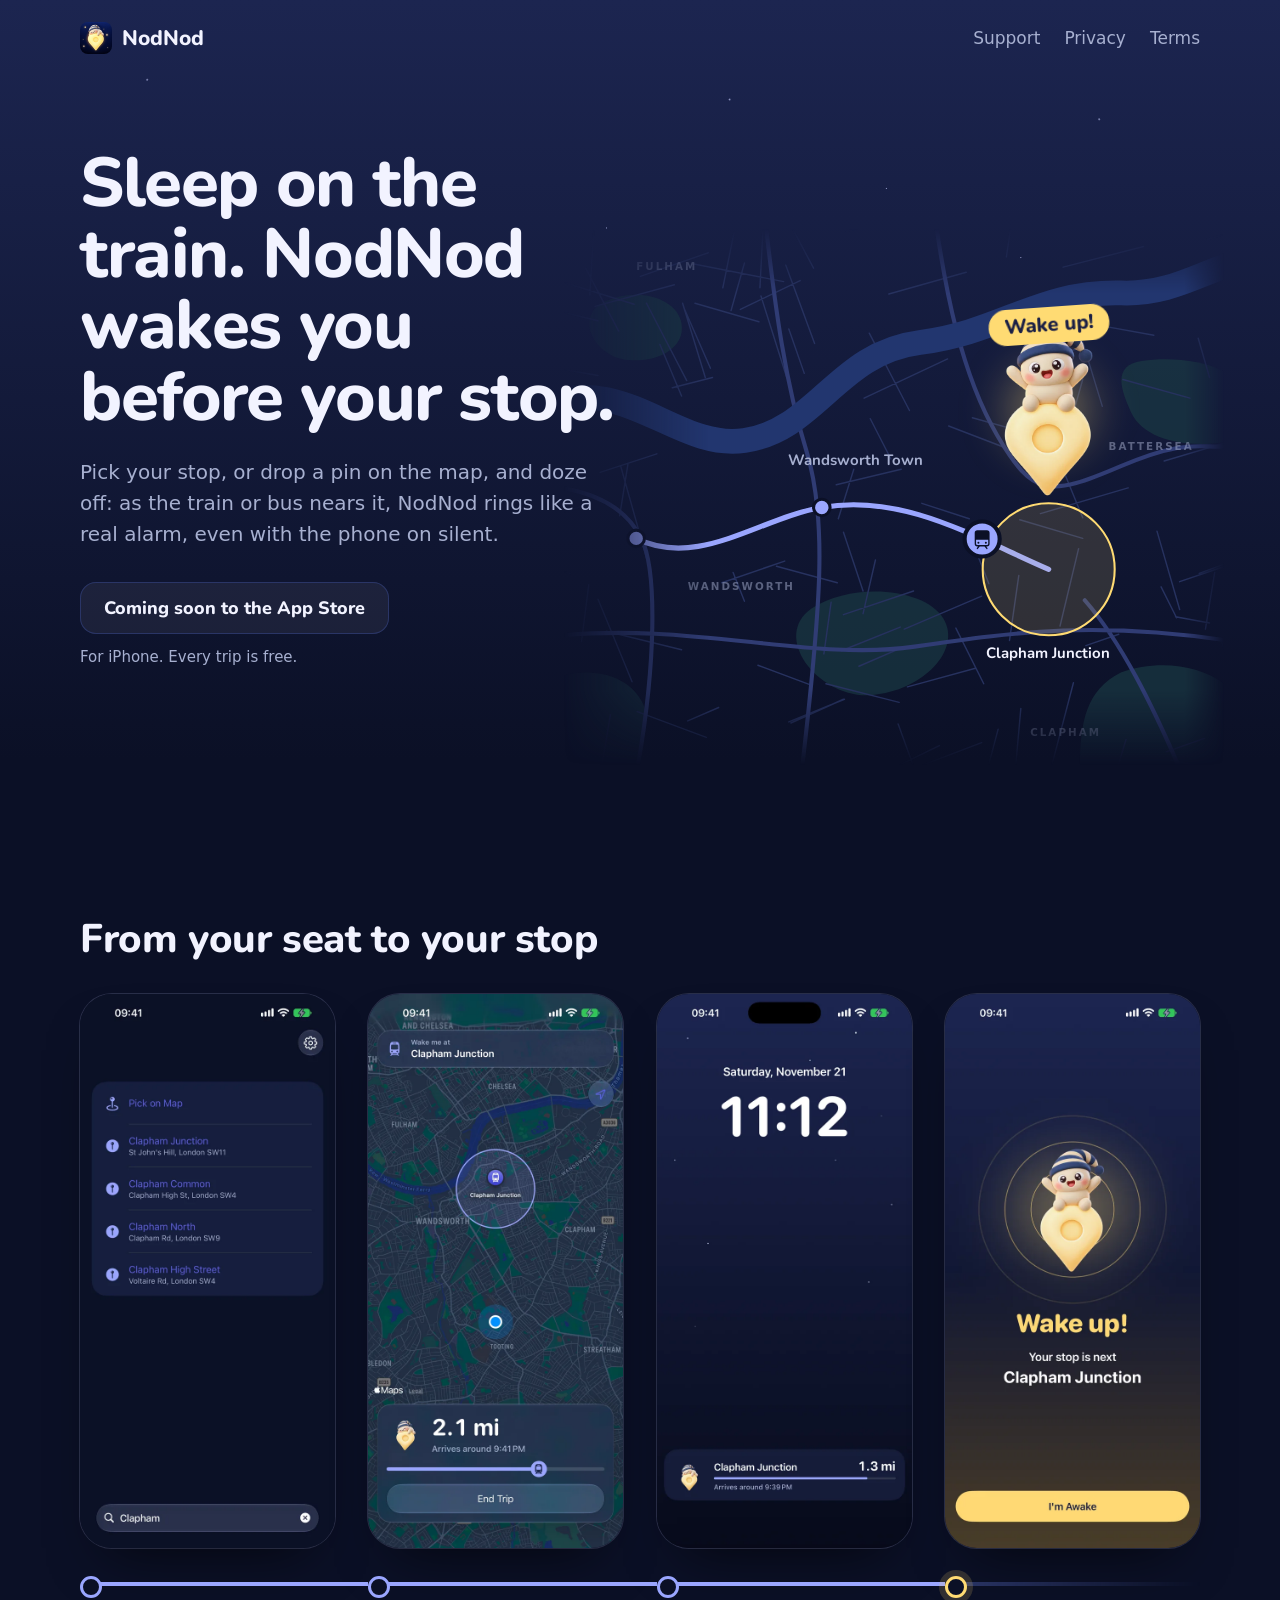
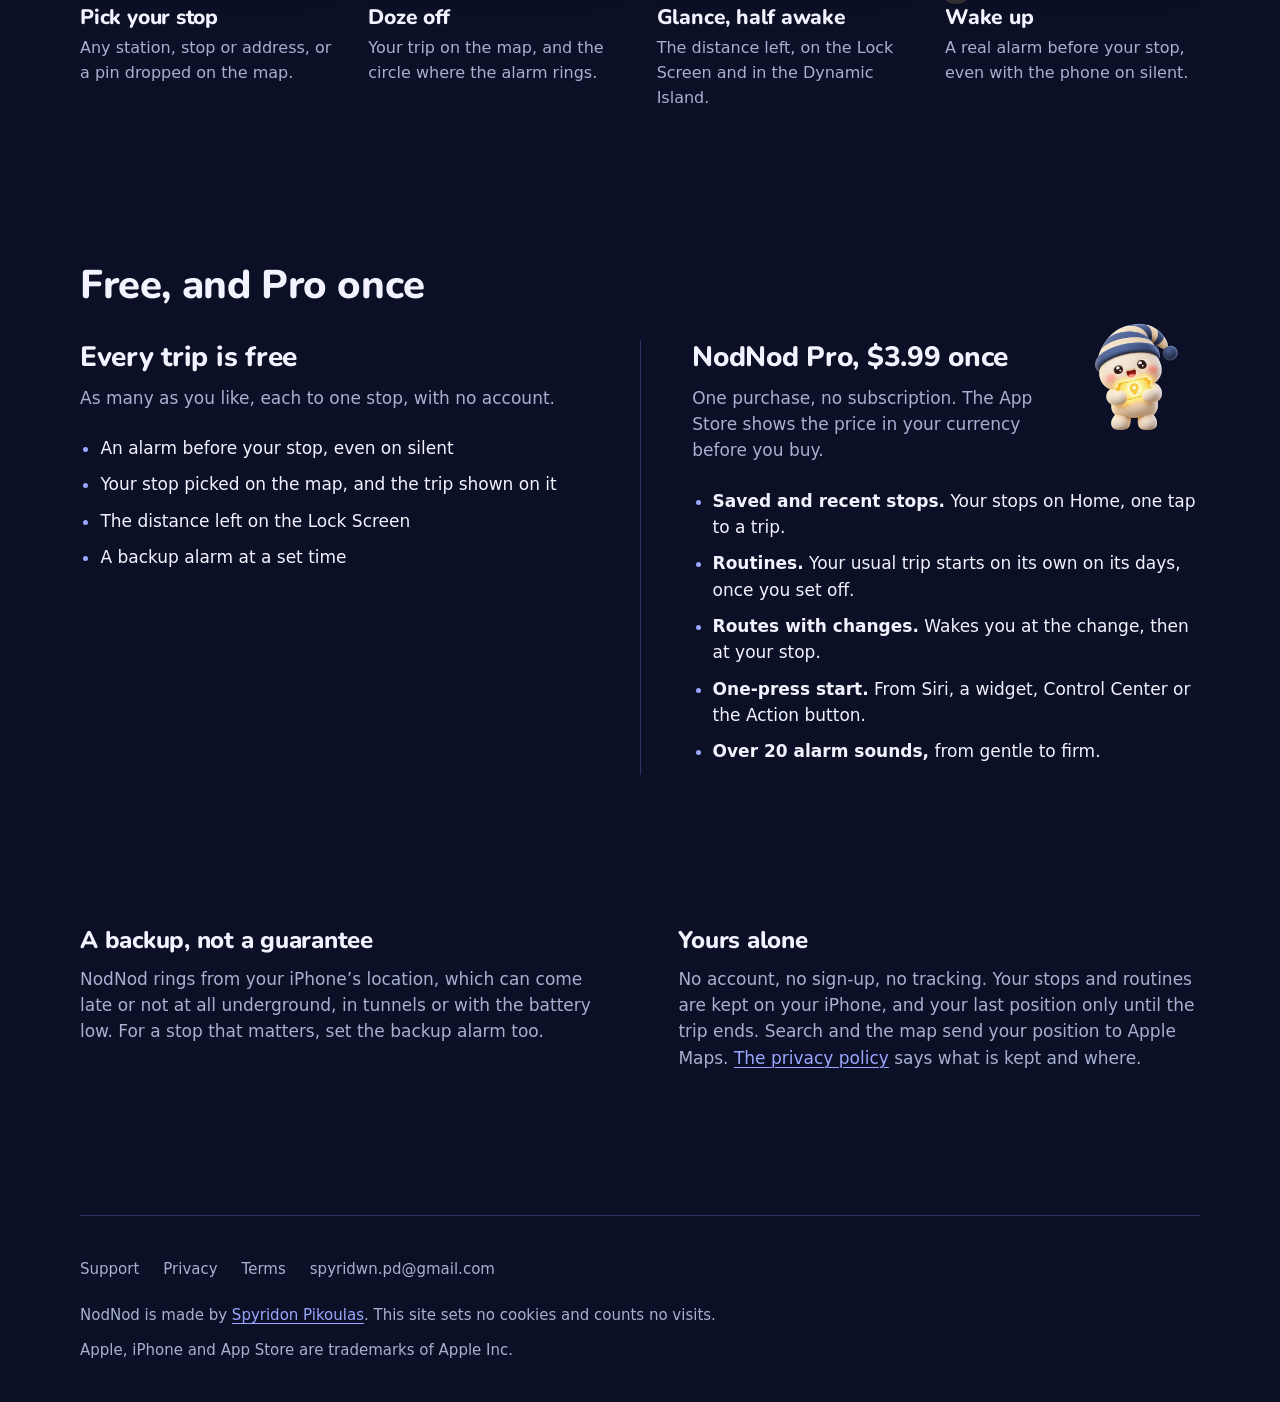
<file: index.html>
<!doctype html>
<html lang="en">
<head>
  <meta charset="utf-8">
  <meta name="viewport" content="width=device-width, initial-scale=1, viewport-fit=cover">
  <title>NodNod: a stop alarm for the train and bus</title>
  <meta name="description" content="Sleep on the train. NodNod wakes you before your stop. Free on iPhone.">
  <meta name="theme-color" content="#1C2550">
  <meta name="color-scheme" content="dark">
  <link rel="canonical" href="https://nodnod.pikoulas.com/">
  <meta property="og:title" content="NodNod">
  <meta property="og:description" content="Sleep on the train. NodNod wakes you before your stop.">
  <meta property="og:image" content="https://nodnod.pikoulas.com/media/icon.jpg">
  <link rel="icon" href="/media/favicon.png">
  <link rel="apple-touch-icon" href="/media/apple-touch-icon.png">
  <link rel="preload" href="/fonts/nunito.woff2" as="font" type="font/woff2" crossorigin>
  <link rel="stylesheet" href="/style.css">
</head>
<body class="home">
  <a class="skip" href="#main">Skip to content</a>
  <header class="top">
    <a class="brand" href="/" translate="no" aria-current="page"><img src="/media/favicon.png" alt="" width="32" height="32">NodNod</a>
    <nav aria-label="Help and policies"><a href="/support/">Support</a><a href="/privacy/">Privacy</a><a href="/terms/">Terms</a></nav>
  </header>

  <main id="main">
    <section class="hero">
      <div class="pitch">
        <h1>Sleep on the train. NodNod wakes you before your stop.</h1>
        <p class="lede">Pick your stop, or drop a pin on the map, and doze off: as the train or bus nears it, NodNod rings like a real alarm, even with the phone on silent.</p>
        <div class="get">
          <p class="store soon">Coming soon to the App Store</p>
          <p class="note">For iPhone. Every trip is free.</p>
        </div>
      </div>

      <div class="atlas" aria-hidden="true">
        <svg class="map" viewBox="0 0 640 520">
          <path class="park" d="M240 368c40-26 110-20 128 10s-20 70-70 74-98-56-58-84Z"/>
          <path class="park" d="M540 430c50-18 110 0 120 40l-10 70h-150c0-50 0-90 40-110Z"/>
          <path class="park" d="M560 128c40-6 90 4 100 30l-6 46c-40 10-90 4-104-26s-14-46 10-50Z"/>
          <path class="park" d="M40 70c30-14 70-4 74 22s-30 40-58 34-46-42-16-56Z"/>
          <path class="park" d="M-20 440c40-20 90-10 100 30l-10 70h-90Z"/>
          <path class="streets" d="M171 78L229 50M215 -13L242 38M29 -2L25 64M597 342L650 324M74 46L140 23M218 97L233 140M347 266L393 281M582 225L646 206M542 146L607 164M254 441L325 459M24 345L17 400M439 -41L429 27M220 479L271 456M175 33L162 79M80 72L119 147M93 112L114 162M324 529L405 498M631 333L622 388M297 184L317 223M325 520L364 501M206 327L265 343M62 228L54 278M41 390L114 408M-24 282L20 268M215 35L243 111M191 65L216 144M485 91L480 122M-35 130L33 142M188 423L239 442M117 78L142 135M616 334L683 309M484 37L562 17M476 214L503 280M45 471L32 548M21 38L53 99M302 321L290 373M315 63L390 42M33 359L66 439M511 92L572 103M503 146L494 178M494 440L472 524M30 75L107 54M380 387L407 441M442 282L503 300M286 424L330 405M462 276L547 251M271 294L290 351M615 106L626 144M35 236L90 218M105 154L144 144M269 409L326 386M638 401L668 491M0 263L-12 317M291 164L372 126M120 477L150 464M497 90L522 172M443 465L435 554M330 388L405 356M71 468L138 493M55 230L80 319M127 72L189 90M624 10L687 -8M281 233L266 281M115 72L137 144M373 191L451 221M-26 326L6 334M396 183L468 203M-12 78L33 89M588 515L679 533M164 333L175 361M165 3L154 57M153 343L214 322M499 310L481 385M296 101L335 176M575 293L597 369M333 444L399 426M579 347L594 377M421 485L404 549M401 316L412 344M506 404L538 393M459 127L502 115M271 374L339 351M-3 51L68 73M441 336L432 399M264 248L327 233M193 -1L190 57M545 495L529 548M584 507L621 494M324 480L348 546M126 34L213 51M274 2L346 -14M259 362L252 412M533 -25L569 -12M593 376L626 382M218 478L272 456"/>
          <path class="roads" d="M195-10C205 80 215 150 235 215S250 360 230 530M-10 395C120 380 240 420 340 405S520 380 650 400M360-10C370 60 385 140 420 200S470 260 540 230S620 215 650 210M-10 250C30 255 60 270 75 300S90 420 70 530M600 530C570 460 540 400 505 360"/>
          <path class="river" d="M-20 170C60 140 110 215 175 205C245 195 265 120 345 110C425 100 460 60 540 62C590 64 620 40 660 30"/>
          <text class="district" x="70" y="40">FULHAM</text>
          <text class="district" x="120" y="350">WANDSWORTH</text>
          <text class="district" x="528" y="214">BATTERSEA</text>
          <text class="district" x="452" y="492">CLAPHAM</text>
          <path class="ahead" d="M70 300C130 330 190 280 250 270C330 256 400 300 470 330"/>
          <path class="done" d="M70 300C130 330 190 280 250 270C330 256 400 300 470 330" pathLength="1"/>
          <circle class="zone" cx="470" cy="330" r="64"/>
          <circle class="zping" cx="470" cy="330" r="64"/>
          <circle class="stn" cx="70" cy="300" r="8"/>
          <circle class="stn via" cx="250" cy="270" r="8"/>
          <defs><g id="train"><circle r="17" style="fill: var(--line); stroke: var(--deep); stroke-width: 4"/><path style="fill: var(--deep)" transform="translate(-10.5 -10.5) scale(0.082)" d="M184,24H72A32,32,0,0,0,40,56V184a32,32,0,0,0,32,32h8L65.6,235.2a8,8,0,1,0,12.8,9.6L100,216h56l21.6,28.8a8,8,0,1,0,12.8-9.6L176,216h8a32,32,0,0,0,32-32V56A32,32,0,0,0,184,24Zm0,176H72a16,16,0,0,1-16-16V136H200v48A16,16,0,0,1,184,200ZM96,172a12,12,0,1,1-12-12A12,12,0,0,1,96,172Zm88,0a12,12,0,1,1-12-12A12,12,0,0,1,184,172Z"/></g></defs>
          <g class="moving"><animateMotion dur="3.9s" fill="freeze" calcMode="spline" keyPoints="0;0;0.8476;1" keyTimes="0;0.1282;0.6945;1" keySplines="0 0 1 1;0.45 0 0.7 0.7;0.2 0.6 0.4 1" path="M70 300C130 330 190 280 250 270C330 256 400 300 470 330"/><use href="#train"/></g>
          <use class="still" href="#train" x="470" y="330"/>
        </svg>
        <span class="lbl" style="left: 34%; top: 41.5%">Wandsworth Town</span>
        <span class="lbl end" style="left: 73.4%; top: 77.5%">Clapham Junction</span>
        <div class="sleeper">
          <div class="glow"></div>
          <span class="z z1">z</span><span class="z z2">z</span><span class="z z3">z</span>
          <img class="asleep" src="/media/asleep.webp" alt="" width="480" height="480" fetchpriority="high">
          <img class="awake" src="/media/awake.webp" alt="" width="480" height="480" fetchpriority="high">
          <p class="wake">Wake up!</p>
        </div>
      </div>
    </section>
    <script>
      // The ride waits until half the map is on screen: on a phone it starts below the fold.
      (() => {
        const hero = document.querySelector('.hero'), map = hero.querySelector('.map');
        hero.classList.add('waiting');
        map.pauseAnimations();
        new IntersectionObserver((seen, watch) => {
          if (!seen[0].isIntersecting) return;
          watch.disconnect();
          map.setCurrentTime(0);
          map.unpauseAnimations();
          hero.classList.remove('waiting');
        }, { threshold: 0.5 }).observe(hero.querySelector('.atlas'));
      })();
    </script>

    <section class="trip" aria-labelledby="trip">
      <h2 id="trip">From your seat to your stop</h2>
      <ol class="screens">
        <li>
          <img src="/media/shot-03.webp" alt="Searching for Clapham: stations and streets nearby, and Pick on Map" width="600" height="1304" loading="lazy">
          <h3>Pick your stop</h3>
          <p>Any station, stop or address, or a pin dropped on the map.</p>
        </li>
        <li>
          <img src="/media/shot-01.webp" alt="A trip to Clapham Junction on the map: 2.1 miles to go" width="600" height="1304" loading="lazy">
          <h3>Doze off</h3>
          <p>Your trip on the map, and the circle where the alarm rings.</p>
        </li>
        <li>
          <img src="/media/shot-04.webp" alt="The Lock Screen showing 1.3 miles left to Clapham Junction" width="600" height="1304" loading="lazy">
          <h3>Glance, half awake</h3>
          <p>The distance left, on the Lock Screen and in the Dynamic Island.</p>
        </li>
        <li>
          <img src="/media/shot-02.webp" alt="Wake up! Your stop is next: Clapham Junction, with an I’m Awake button" width="600" height="1304" loading="lazy">
          <h3>Wake up</h3>
          <p>A real alarm before your stop, even with the phone on silent.</p>
        </li>
      </ol>
    </section>

    <section class="price" aria-labelledby="price">
      <h2 id="price">Free, and Pro once</h2>
      <div class="offers">
        <div class="offer">
          <h3>Every trip is free</h3>
          <p>As many as you like, each to one stop, with no account.</p>
          <ul>
            <li>An alarm before your stop, even on silent</li>
            <li>Your stop picked on the map, and the trip shown on it</li>
            <li>The distance left on the Lock Screen</li>
            <li>A backup alarm at a set time</li>
          </ul>
        </div>
        <div class="offer pro">
          <img class="ticket" src="/media/ticket.webp" alt="" width="480" height="480" loading="lazy">
          <h3>NodNod Pro, <span class="amount">$3.99</span> once</h3>
          <p>One purchase, no subscription. The App Store shows the price in your currency before you buy.</p>
          <ul>
            <li><b>Saved and recent stops.</b> Your stops on Home, one tap to a trip.</li>
            <li><b>Routines.</b> Your usual trip starts on its own on its days, once you set off.</li>
            <li><b>Routes with changes.</b> Wakes you at the change, then at your stop.</li>
            <li><b>One-press start.</b> From Siri, a widget, Control Center or the Action button.</li>
            <li><b>Over 20 alarm sounds,</b> from gentle to firm.</li>
          </ul>
        </div>
      </div>
    </section>

    <section class="notes">
      <div>
        <h2>A backup, not a guarantee</h2>
        <p>NodNod rings from your iPhone’s location, which can come late or not at all underground, in tunnels or with the battery low. For a stop that matters, set the backup alarm too.</p>
      </div>
      <div>
        <h2>Yours alone</h2>
        <p>No account, no sign-up, no tracking. Your stops and routines are kept on your iPhone, and your last position only until the trip ends. Search and the map send your position to Apple Maps. <a href="/privacy/">The privacy policy</a> says what is kept and where.</p>
      </div>
    </section>
  </main>

  <footer class="foot">
    <nav aria-label="More"><a href="/support/">Support</a><a href="/privacy/">Privacy</a><a href="/terms/">Terms</a><a href="mailto:spyridwn.pd@gmail.com">spyridwn.pd@gmail.com</a></nav>
    <p>NodNod is made by <a href="https://pikoulas.com/">Spyridon Pikoulas</a>. This site sets no cookies and counts no visits.</p>
    <p>Apple, iPhone and App Store are trademarks of Apple Inc.</p>
  </footer>
</body>
</html>
</file>
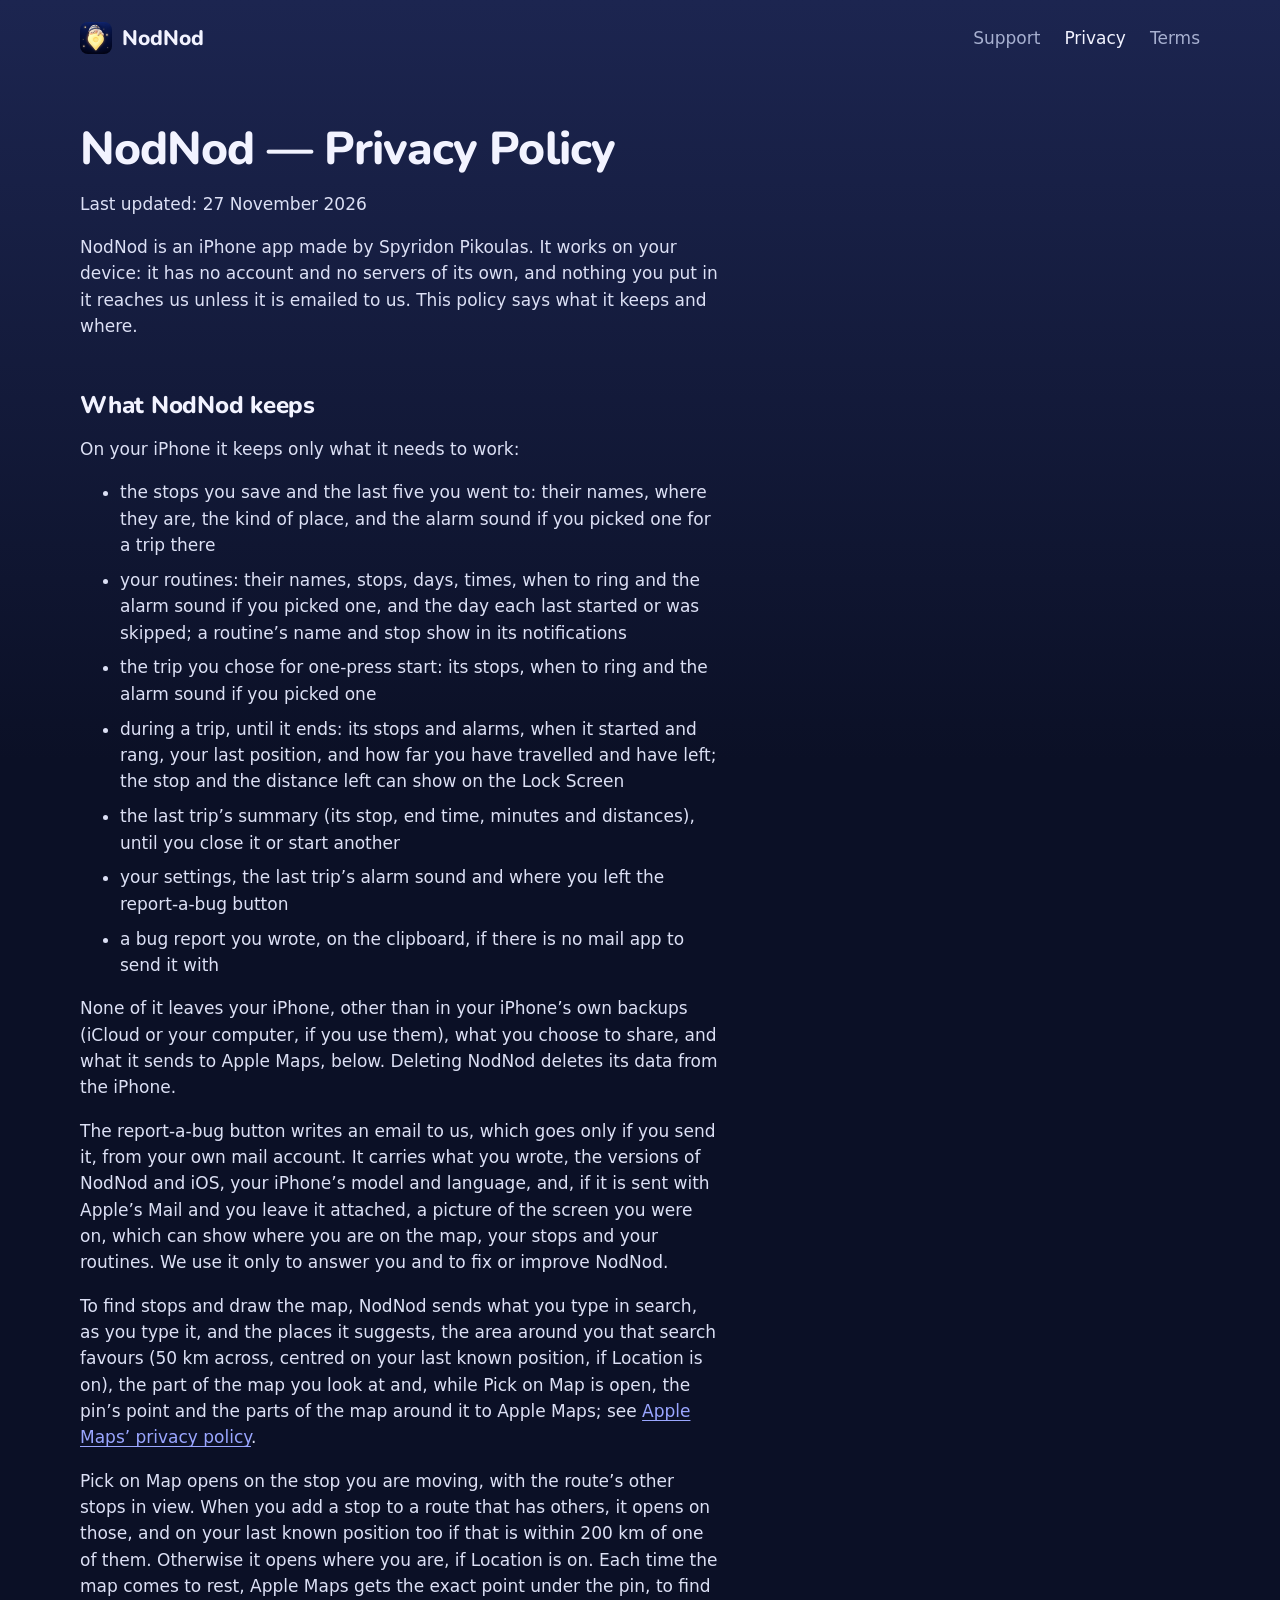
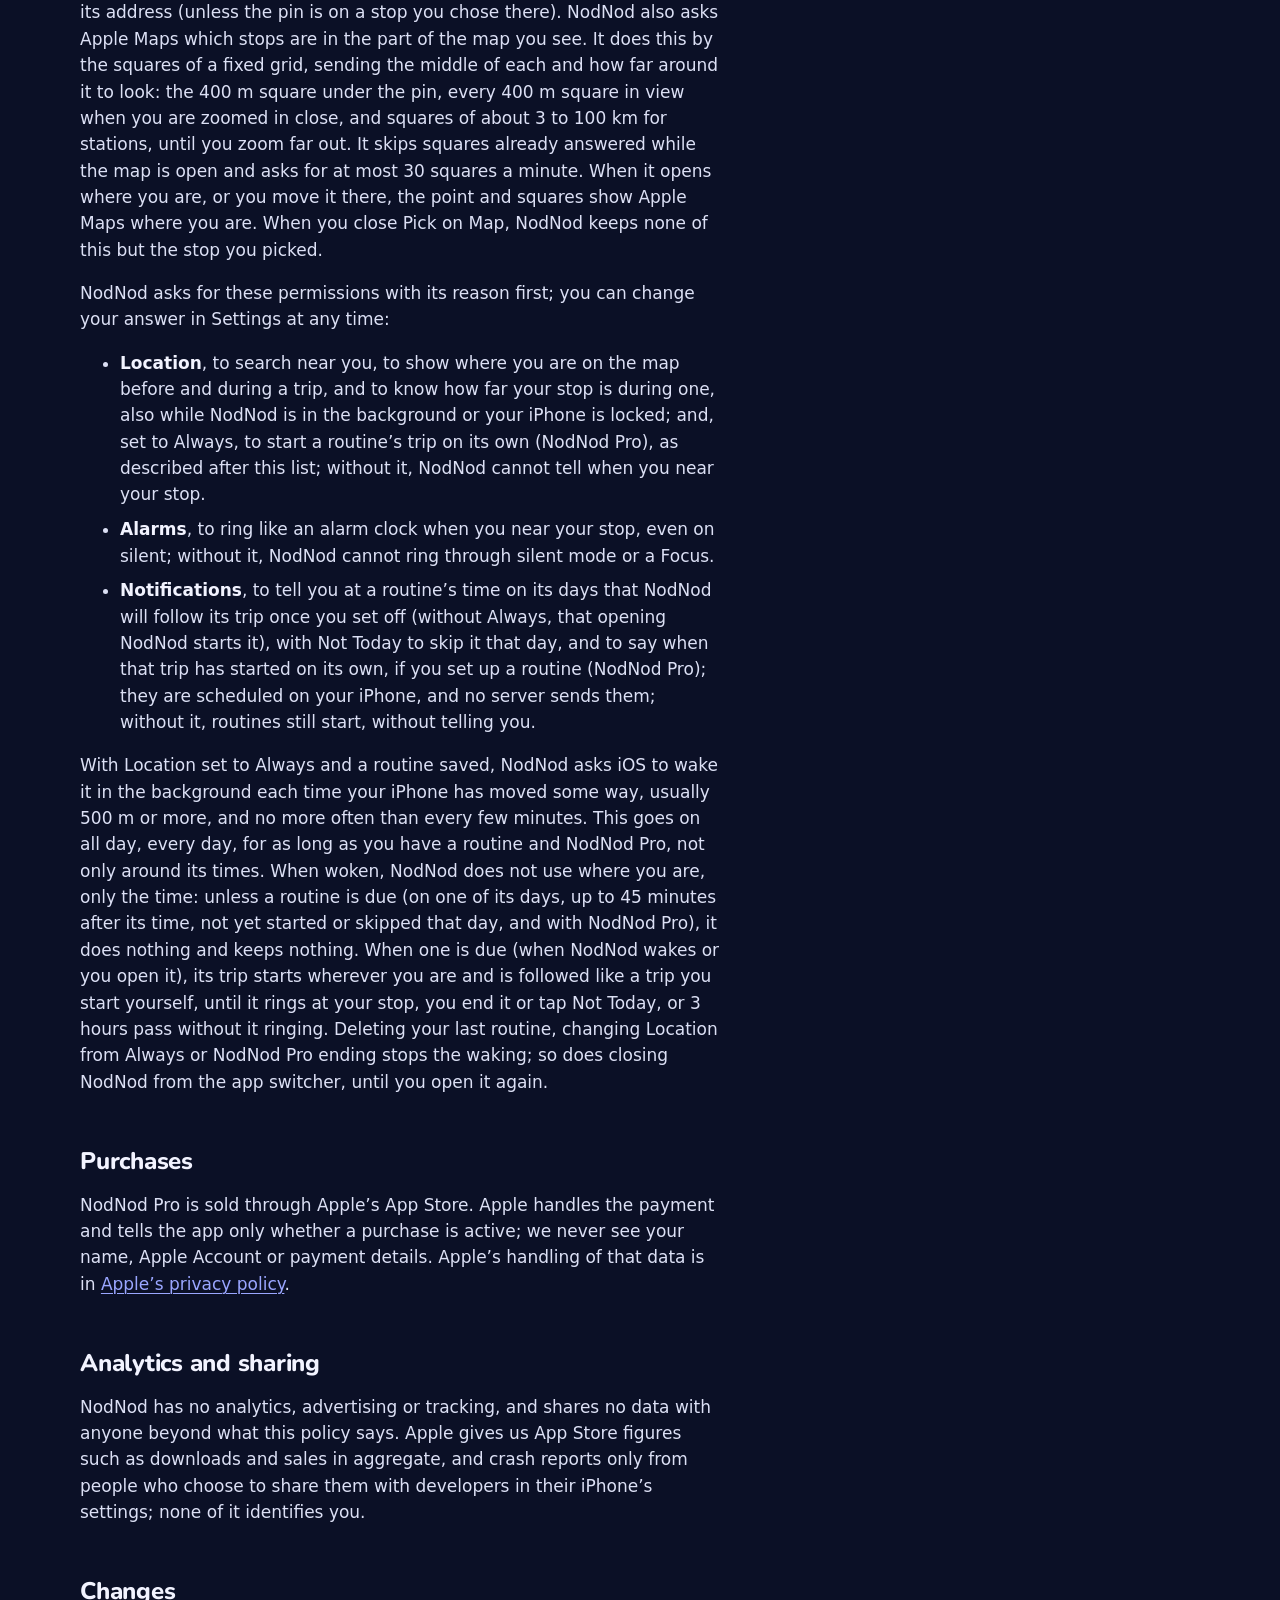
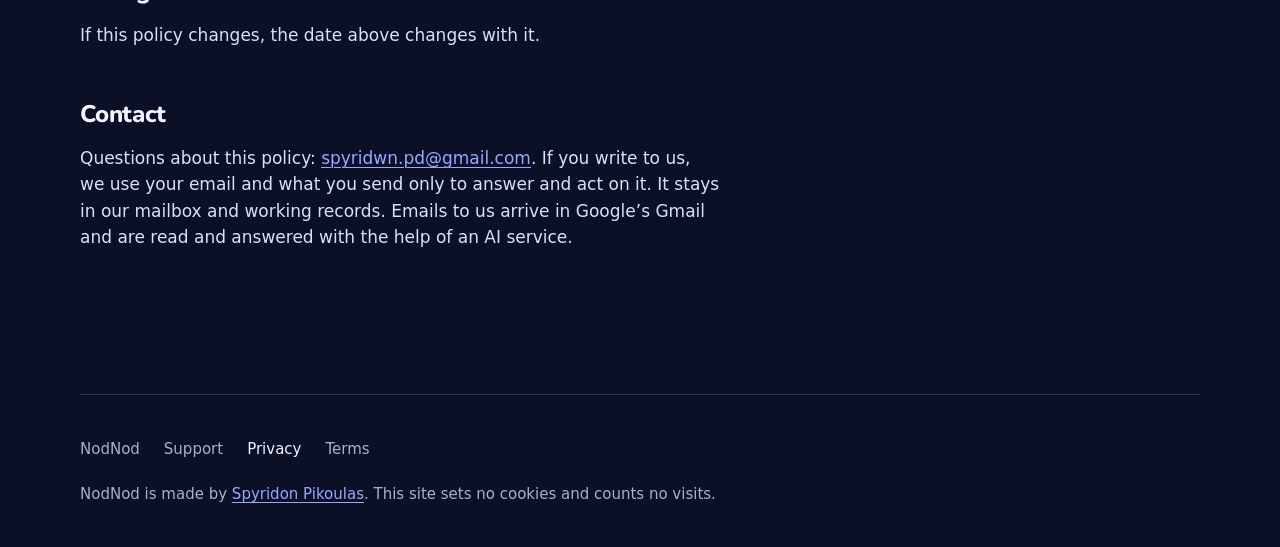
<file: privacy/index.html>
<!doctype html>
<html lang="en">
<head>
  <meta charset="utf-8">
  <meta name="viewport" content="width=device-width, initial-scale=1, viewport-fit=cover">
  <title>NodNod Privacy Policy</title>
  <meta name="theme-color" content="#1C2550">
  <meta name="color-scheme" content="dark">
  <link rel="canonical" href="https://nodnod.pikoulas.com/privacy/">
  <link rel="icon" href="/media/favicon.png">
  <link rel="apple-touch-icon" href="/media/apple-touch-icon.png">
  <link rel="preload" href="/fonts/nunito.woff2" as="font" type="font/woff2" crossorigin>
  <link rel="stylesheet" href="/style.css">
</head>
<body class="doc">
  <a class="skip" href="#main">Skip to content</a>
  <header class="top">
    <a class="brand" href="/" translate="no"><img src="/media/favicon.png" alt="" width="32" height="32">NodNod</a>
    <nav aria-label="Help and policies"><a href="/support/">Support</a><a href="/privacy/" aria-current="page">Privacy</a><a href="/terms/">Terms</a></nav>
  </header>

  <main id="main" class="prose">
<h1>NodNod — Privacy Policy</h1>
<p>Last updated: 27 November 2026</p>
<p>NodNod is an iPhone app made by Spyridon Pikoulas. It works on your device: it has no account and
no servers of its own, and nothing you put in it reaches us unless it is emailed to us. This policy says
what it keeps and where.</p>
<h2>What NodNod keeps</h2>
<p>On your iPhone it keeps only what it needs to work:</p>
<ul>
<li>the stops you save and the last five you went to: their names, where they are, the kind of place, and the alarm sound if you picked one for a trip there</li>
<li>your routines: their names, stops, days, times, when to ring and the alarm sound if you picked one, and the day each last started or was skipped; a routine&rsquo;s name and stop show in its notifications</li>
<li>the trip you chose for one-press start: its stops, when to ring and the alarm sound if you picked one</li>
<li>during a trip, until it ends: its stops and alarms, when it started and rang, your last position, and how far you have travelled and have left; the stop and the distance left can show on the Lock Screen</li>
<li>the last trip&rsquo;s summary (its stop, end time, minutes and distances), until you close it or start another</li>
<li>your settings, the last trip&rsquo;s alarm sound and where you left the report-a-bug button</li>
<li>a bug report you wrote, on the clipboard, if there is no mail app to send it with</li>
</ul>
<p>None of it leaves your iPhone, other than in your iPhone&rsquo;s own backups (iCloud or your computer, if you use them), what you choose to share, and what it sends to Apple Maps, below. Deleting NodNod deletes its data from the iPhone.</p>
<p>The report-a-bug button writes an email to us, which goes only if you send it, from your own mail account. It carries what you wrote, the versions of NodNod and iOS, your iPhone&rsquo;s model and language, and, if it is sent with Apple&rsquo;s Mail and you leave it attached, a picture of the screen you were on, which can show where you are on the map, your stops and your routines. We use it only to answer you and to fix or improve NodNod.</p>
<p>To find stops and draw the map, NodNod sends what you type in search, as you type it, and the places it suggests, the area around you that search favours (50 km across, centred on your last known position, if Location is on), the part of the map you look at and, while Pick on Map is open, the pin&rsquo;s point and the parts of the map around it to Apple Maps; see <a href="https://www.apple.com/legal/privacy/data/en/apple-maps/">Apple Maps&rsquo; privacy policy</a>.</p>
<p>Pick on Map opens on the stop you are moving, with the route&rsquo;s other stops in view. When you add a stop to a route that has others, it opens on those, and on your last known position too if that is within 200 km of one of them. Otherwise it opens where you are, if Location is on. Each time the map comes to rest, Apple Maps gets the exact point under the pin, to find its address (unless the pin is on a stop you chose there). NodNod also asks Apple Maps which stops are in the part of the map you see. It does this by the squares of a fixed grid, sending the middle of each and how far around it to look: the 400 m square under the pin, every 400 m square in view when you are zoomed in close, and squares of about 3 to 100 km for stations, until you zoom far out. It skips squares already answered while the map is open and asks for at most 30 squares a minute. When it opens where you are, or you move it there, the point and squares show Apple Maps where you are. When you close Pick on Map, NodNod keeps none of this but the stop you picked.</p>
<p>NodNod asks for these permissions with its reason first; you can change your answer in Settings at any time:</p>
<ul>
<li><strong>Location</strong>, to search near you, to show where you are on the map before and during a trip, and to know how far your stop is during one, also while NodNod is in the background or your iPhone is locked; and, set to Always, to start a routine&rsquo;s trip on its own (NodNod Pro), as described after this list; without it, NodNod cannot tell when you near your stop.</li>
<li><strong>Alarms</strong>, to ring like an alarm clock when you near your stop, even on silent; without it, NodNod cannot ring through silent mode or a Focus.</li>
<li><strong>Notifications</strong>, to tell you at a routine&rsquo;s time on its days that NodNod will follow its trip once you set off (without Always, that opening NodNod starts it), with Not Today to skip it that day, and to say when that trip has started on its own, if you set up a routine (NodNod Pro); they are scheduled on your iPhone, and no server sends them; without it, routines still start, without telling you.</li>
</ul>
<p>With Location set to Always and a routine saved, NodNod asks iOS to wake it in the background each time your iPhone has moved some way, usually 500 m or more, and no more often than every few minutes. This goes on all day, every day, for as long as you have a routine and NodNod Pro, not only around its times. When woken, NodNod does not use where you are, only the time: unless a routine is due (on one of its days, up to 45 minutes after its time, not yet started or skipped that day, and with NodNod Pro), it does nothing and keeps nothing. When one is due (when NodNod wakes or you open it), its trip starts wherever you are and is followed like a trip you start yourself, until it rings at your stop, you end it or tap Not Today, or 3 hours pass without it ringing. Deleting your last routine, changing Location from Always or NodNod Pro ending stops the waking; so does closing NodNod from the app switcher, until you open it again.</p>
<h2>Purchases</h2>
<p>NodNod Pro is sold through Apple&rsquo;s App Store. Apple handles the payment and tells the app only whether
a purchase is active; we never see your name, Apple Account or payment details. Apple&rsquo;s handling of
that data is in <a href="https://www.apple.com/legal/privacy/">Apple&rsquo;s privacy policy</a>.</p>
<h2>Analytics and sharing</h2>
<p>NodNod has no analytics, advertising or tracking, and shares no data with anyone beyond what this policy says. Apple gives us
App Store figures such as downloads and sales in aggregate, and crash reports only from people who
choose to share them with developers in their iPhone&rsquo;s settings; none of it identifies you.</p>
<h2>Changes</h2>
<p>If this policy changes, the date above changes with it.</p>
<h2>Contact</h2>
<p>Questions about this policy: <a href="mailto:spyridwn.pd@gmail.com">spyridwn.pd@gmail.com</a>. If you write to us, we
use your email and what you send only to answer and act on it. It stays in our mailbox and working records.
Emails to us arrive in Google&rsquo;s Gmail and are read and answered with the help of an AI service.</p>
  </main>

  <footer class="foot">
    <nav aria-label="More"><a href="/">NodNod</a><a href="/support/">Support</a><a href="/privacy/" aria-current="page">Privacy</a><a href="/terms/">Terms</a></nav>
    <p>NodNod is made by <a href="https://pikoulas.com/">Spyridon Pikoulas</a>. This site sets no cookies and counts no visits.</p>
  </footer>
</body>
</html>
</file>
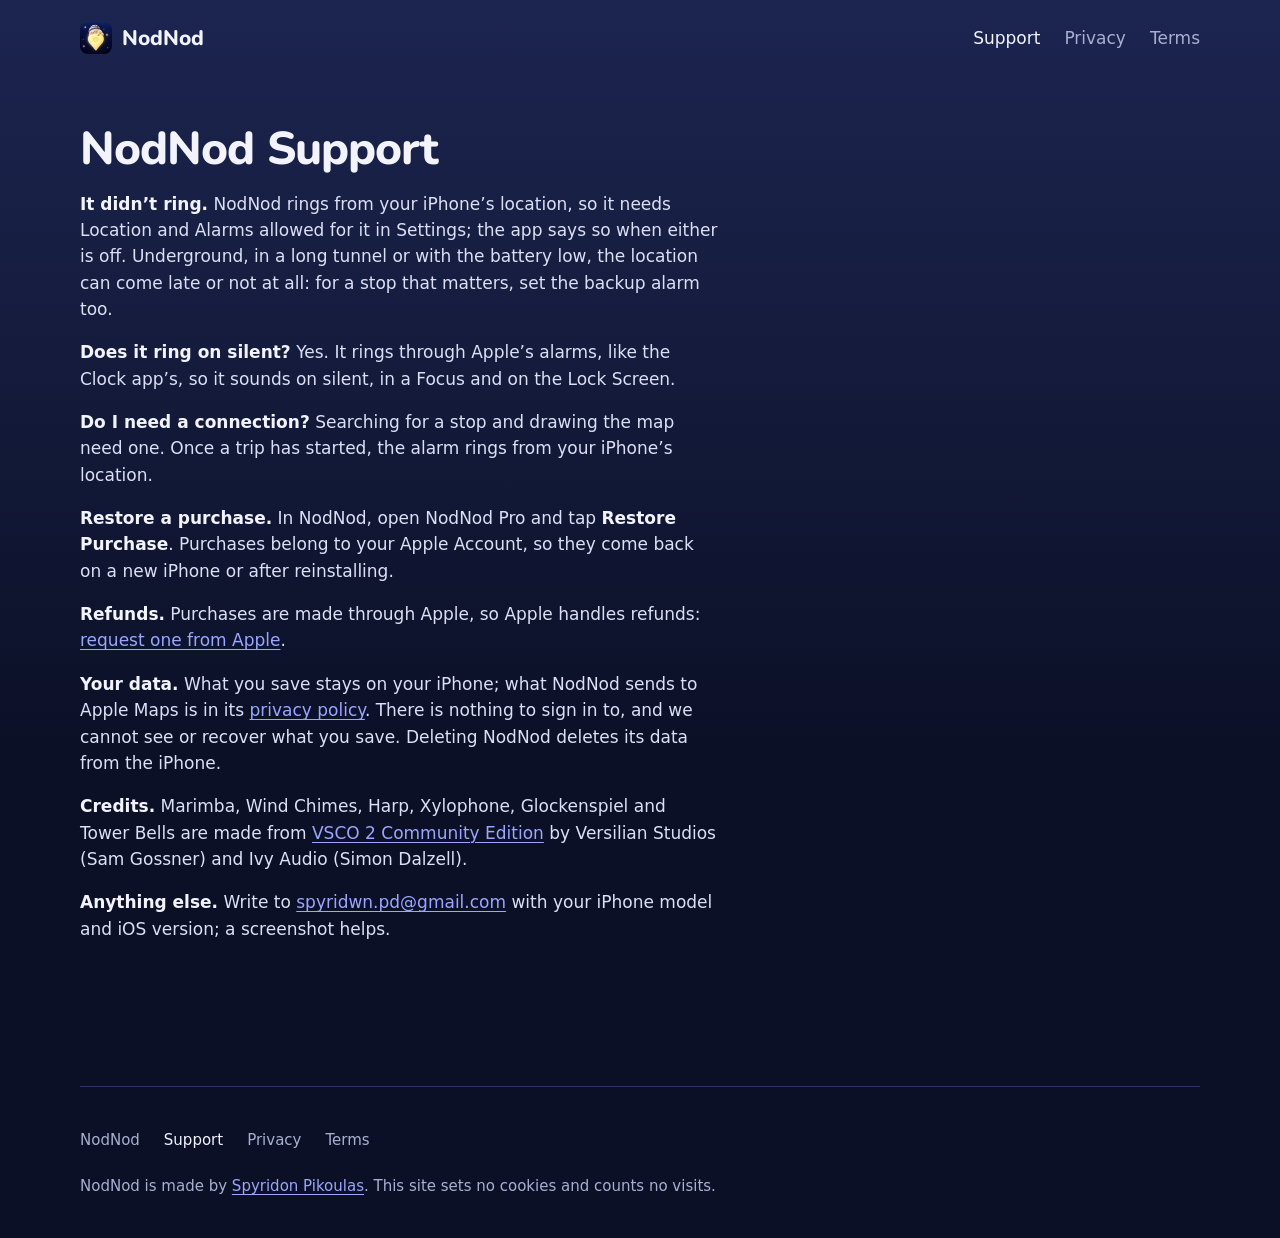
<file: support/index.html>
<!doctype html>
<html lang="en">
<head>
  <meta charset="utf-8">
  <meta name="viewport" content="width=device-width, initial-scale=1, viewport-fit=cover">
  <title>NodNod Support</title>
  <meta name="theme-color" content="#1C2550">
  <meta name="color-scheme" content="dark">
  <link rel="canonical" href="https://nodnod.pikoulas.com/support/">
  <link rel="icon" href="/media/favicon.png">
  <link rel="apple-touch-icon" href="/media/apple-touch-icon.png">
  <link rel="preload" href="/fonts/nunito.woff2" as="font" type="font/woff2" crossorigin>
  <link rel="stylesheet" href="/style.css">
</head>
<body class="doc">
  <a class="skip" href="#main">Skip to content</a>
  <header class="top">
    <a class="brand" href="/" translate="no"><img src="/media/favicon.png" alt="" width="32" height="32">NodNod</a>
    <nav aria-label="Help and policies"><a href="/support/" aria-current="page">Support</a><a href="/privacy/">Privacy</a><a href="/terms/">Terms</a></nav>
  </header>

  <main id="main" class="prose">
<h1>NodNod Support</h1>
<p><strong>It didn&rsquo;t ring.</strong> NodNod rings from your iPhone&rsquo;s location, so it needs Location and Alarms allowed for it in Settings; the app says so when either is off. Underground, in a long tunnel or with the battery low, the location can come late or not at all: for a stop that matters, set the backup alarm too.</p>
<p><strong>Does it ring on silent?</strong> Yes. It rings through Apple&rsquo;s alarms, like the Clock app&rsquo;s, so it sounds on silent, in a Focus and on the Lock Screen.</p>
<p><strong>Do I need a connection?</strong> Searching for a stop and drawing the map need one. Once a trip has started, the alarm rings from your iPhone&rsquo;s location.</p>
<p><strong>Restore a purchase.</strong> In NodNod, open NodNod Pro and tap <strong>Restore Purchase</strong>. Purchases belong to your Apple
Account, so they come back on a new iPhone or after reinstalling.</p>
<p><strong>Refunds.</strong> Purchases are made through Apple, so Apple handles refunds:
<a href="https://support.apple.com/en-us/118223">request one from Apple</a>.</p>
<p><strong>Your data.</strong> What you save stays on your iPhone; what NodNod sends to Apple Maps is in its <a href="/privacy/">privacy policy</a>. There is nothing to sign in to, and we cannot see or recover what you save. Deleting NodNod deletes its data from the iPhone.</p>
<p><strong>Credits.</strong> Marimba, Wind Chimes, Harp, Xylophone, Glockenspiel and Tower Bells are made from <a href="https://github.com/sgossner/VSCO-2-CE">VSCO 2 Community Edition</a> by Versilian Studios (Sam Gossner) and Ivy Audio (Simon Dalzell).</p>
<p><strong>Anything else.</strong> Write to <a href="mailto:spyridwn.pd@gmail.com">spyridwn.pd@gmail.com</a> with your
iPhone model and iOS version; a screenshot helps.</p>
  </main>

  <footer class="foot">
    <nav aria-label="More"><a href="/">NodNod</a><a href="/support/" aria-current="page">Support</a><a href="/privacy/">Privacy</a><a href="/terms/">Terms</a></nav>
    <p>NodNod is made by <a href="https://pikoulas.com/">Spyridon Pikoulas</a>. This site sets no cookies and counts no visits.</p>
  </footer>
</body>
</html>
</file>
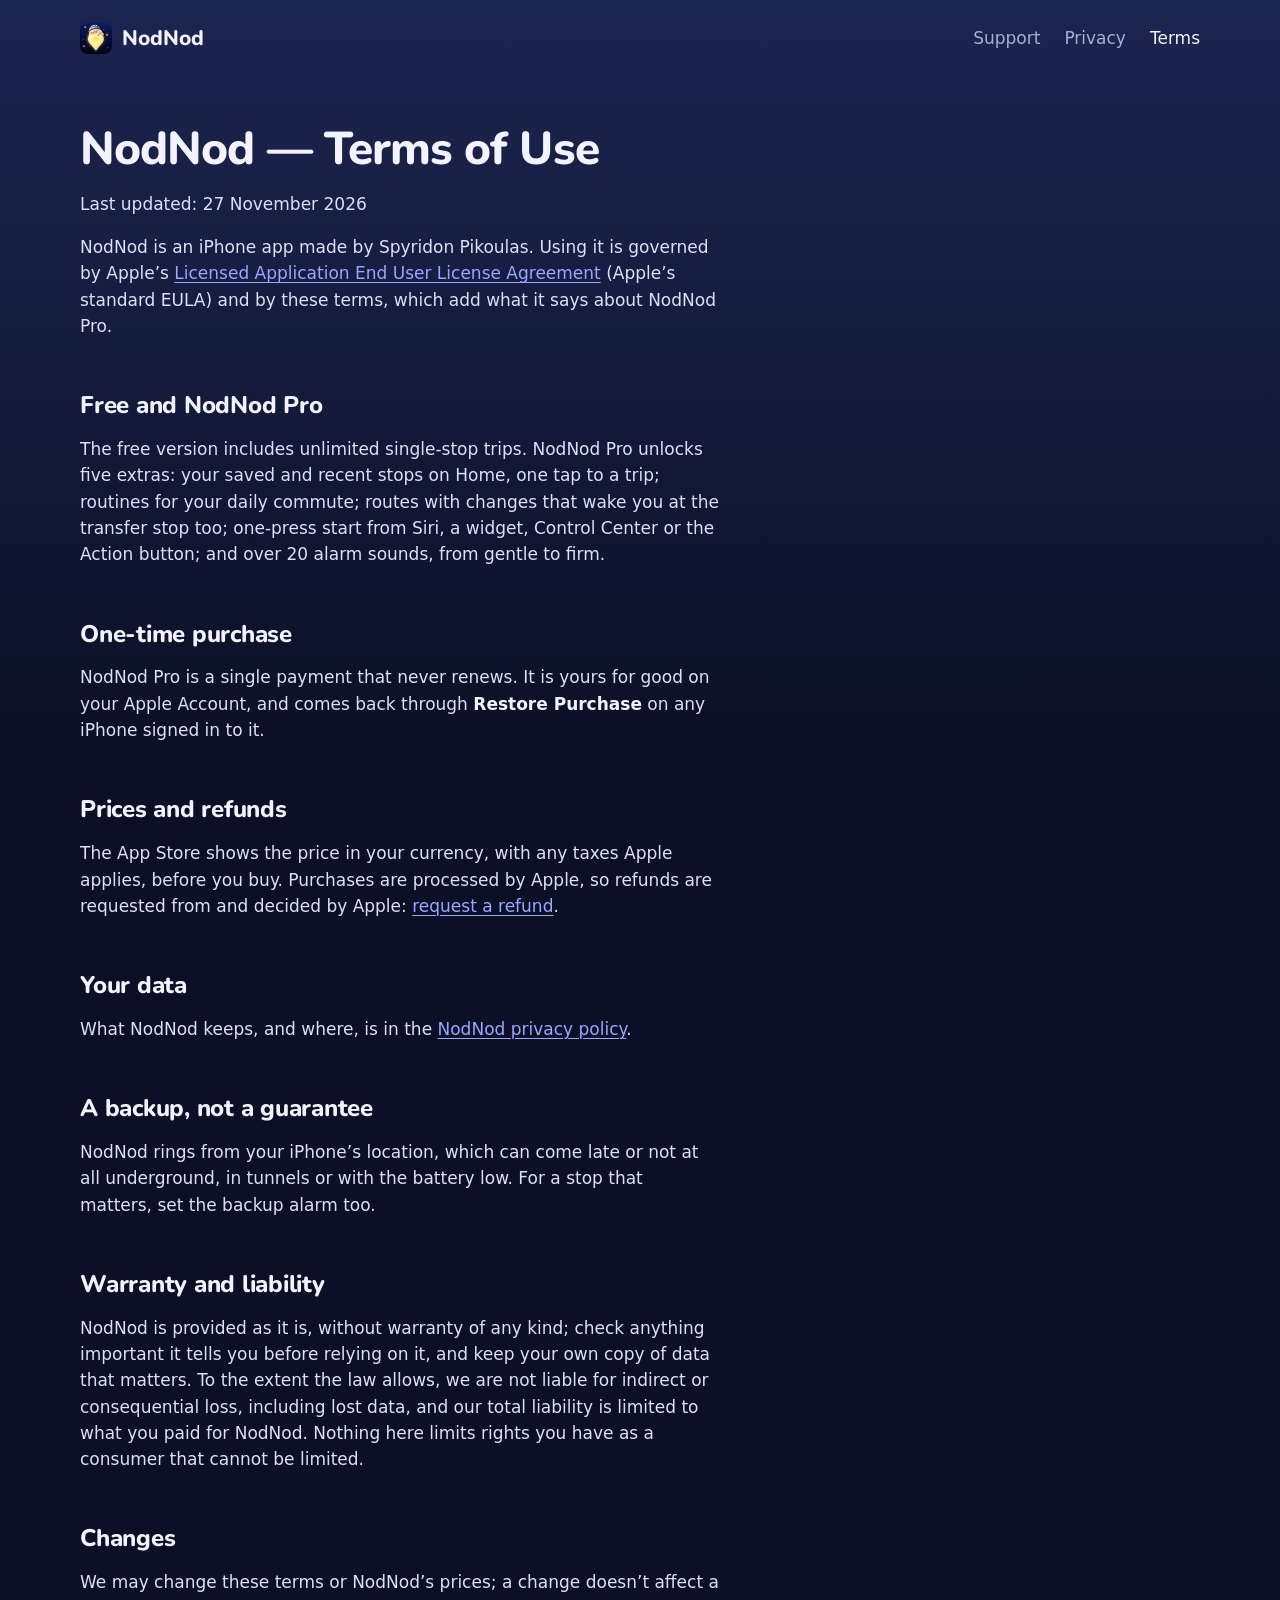
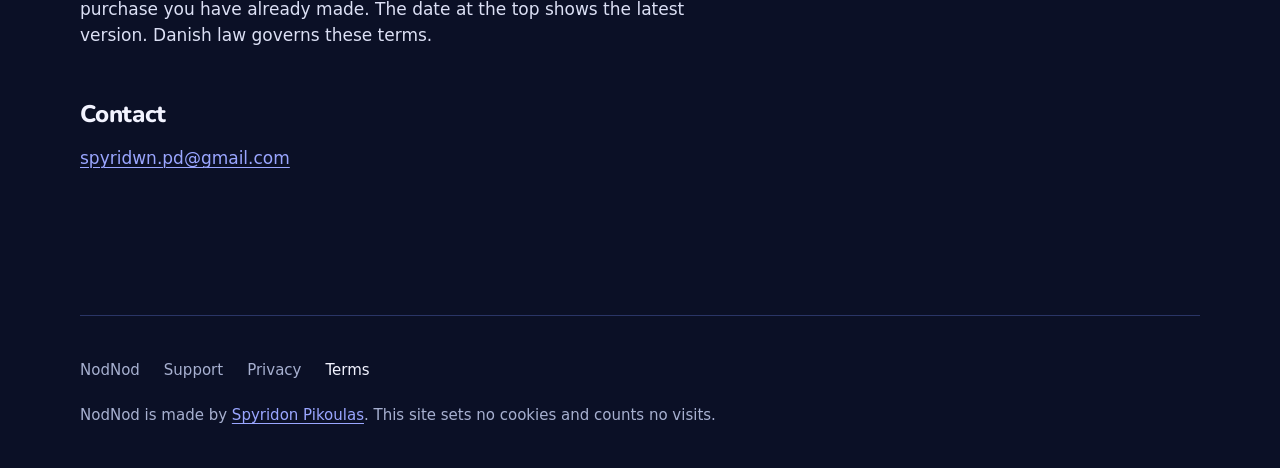
<file: terms/index.html>
<!doctype html>
<html lang="en">
<head>
  <meta charset="utf-8">
  <meta name="viewport" content="width=device-width, initial-scale=1, viewport-fit=cover">
  <title>NodNod Terms of Use</title>
  <meta name="theme-color" content="#1C2550">
  <meta name="color-scheme" content="dark">
  <link rel="canonical" href="https://nodnod.pikoulas.com/terms/">
  <link rel="icon" href="/media/favicon.png">
  <link rel="apple-touch-icon" href="/media/apple-touch-icon.png">
  <link rel="preload" href="/fonts/nunito.woff2" as="font" type="font/woff2" crossorigin>
  <link rel="stylesheet" href="/style.css">
</head>
<body class="doc">
  <a class="skip" href="#main">Skip to content</a>
  <header class="top">
    <a class="brand" href="/" translate="no"><img src="/media/favicon.png" alt="" width="32" height="32">NodNod</a>
    <nav aria-label="Help and policies"><a href="/support/">Support</a><a href="/privacy/">Privacy</a><a href="/terms/" aria-current="page">Terms</a></nav>
  </header>

  <main id="main" class="prose">
<h1>NodNod — Terms of Use</h1>
<p>Last updated: 27 November 2026</p>
<p>NodNod is an iPhone app made by Spyridon Pikoulas. Using it is governed by Apple&rsquo;s
<a href="https://www.apple.com/legal/internet-services/itunes/dev/stdeula/">Licensed Application End User License Agreement</a>
(Apple&rsquo;s standard EULA) and by these terms, which add what it says about NodNod Pro.</p>
<h2>Free and NodNod Pro</h2>
<p>The free version includes unlimited single-stop trips. NodNod Pro unlocks five extras: your saved and recent stops on Home, one tap to a trip; routines for your daily commute; routes with changes that wake you at the transfer stop too; one-press start from Siri, a widget, Control Center or the Action button; and over 20 alarm sounds, from gentle to firm.</p>
<h2>One-time purchase</h2>
<p>NodNod Pro is a single payment that never renews. It is yours for good on your Apple Account, and comes back through <strong>Restore Purchase</strong> on any iPhone signed in to it.</p>
<h2>Prices and refunds</h2>
<p>The App Store shows the price in your currency, with any taxes Apple applies, before you buy.
Purchases are processed by Apple, so refunds are requested from and decided by Apple:
<a href="https://support.apple.com/en-us/118223">request a refund</a>.</p>
<h2>Your data</h2>
<p>What NodNod keeps, and where, is in the <a href="/privacy/">NodNod privacy policy</a>.</p>
<h2>A backup, not a guarantee</h2>
<p>NodNod rings from your iPhone&rsquo;s location, which can come late or not at all underground, in tunnels or with the battery low. For a stop that matters, set the backup alarm too.</p>
<h2>Warranty and liability</h2>
<p>NodNod is provided as it is, without warranty of any kind; check anything important it tells you
before relying on it, and keep your own copy of data that matters. To the extent the law allows, we
are not liable for indirect or consequential loss, including lost data, and our total liability is
limited to what you paid for NodNod. Nothing here limits rights you have as a consumer that cannot
be limited.</p>
<h2>Changes</h2>
<p>We may change these terms or NodNod&rsquo;s prices; a change doesn&rsquo;t affect a purchase you have already made.
The date at the top shows the latest version. Danish law governs these terms.</p>
<h2>Contact</h2>
<p><a href="mailto:spyridwn.pd@gmail.com">spyridwn.pd@gmail.com</a></p>
  </main>

  <footer class="foot">
    <nav aria-label="More"><a href="/">NodNod</a><a href="/support/">Support</a><a href="/privacy/">Privacy</a><a href="/terms/" aria-current="page">Terms</a></nav>
    <p>NodNod is made by <a href="https://pikoulas.com/">Spyridon Pikoulas</a>. This site sets no cookies and counts no visits.</p>
  </footer>
</body>
</html>
</file>
<file: style.css>
/* NodNod's site: the app's night palette, its rounded type, and one moment of motion, the ride in the hero. */

@font-face {
  font-family: "Nunito";
  src: url("/fonts/nunito.woff2") format("woff2");
  font-weight: 600 900;
  font-display: swap;
}

:root {
  --night: #1C2550;
  --deep: #0B1026;
  --butter: #FFDB73;        /* waking and arriving only, as in the app */
  --on-butter: #1A1F45;
  --action: #5B5FE0;
  --line: #9AA6FF;          /* links, the route, the train */
  --text: #F2F3FF;
  --mist: #A7B0D0;
  --rule: #2A3566;
  --zzz: #C9CEFF;
  --round: "Nunito", ui-rounded, system-ui, sans-serif;  /* rounded like the app's numbers, the same on every device */
  --body: system-ui, -apple-system, "Segoe UI", Roboto, sans-serif;
  --gutter: max(clamp(20px, 5vw, 48px), env(safe-area-inset-left), env(safe-area-inset-right));
  --ease-out: cubic-bezier(0.23, 1, 0.32, 1);
  --spring: cubic-bezier(0.34, 1.56, 0.64, 1);
  --t: 2.71s;                                /* the train crosses the ring's edge: everything that wakes, wakes here */
  color-scheme: dark;
}

* { box-sizing: border-box; }

html {
  background: var(--deep);
  color: var(--text);
  -webkit-tap-highlight-color: transparent;
  -webkit-text-size-adjust: 100%;
  scrollbar-color: var(--rule) var(--deep);
}
::selection { color: #fff; background: var(--action); }

body {
  margin: 0;
  font: 17px/1.55 var(--body);
  background: linear-gradient(180deg, var(--night) 0, var(--deep) 760px) no-repeat var(--deep);
}

a { color: var(--line); text-decoration-thickness: 1px; text-underline-offset: 0.2em; }
a:focus-visible { outline: 2px solid var(--text); outline-offset: 3px; border-radius: 6px; }
a, button { touch-action: manipulation; }
.skip { position: absolute; left: var(--gutter); top: 8px; z-index: 2; padding: 10px 16px; border-radius: 10px; color: #fff; background: var(--action); transform: translateY(-160%); }
.skip:focus-visible { transform: none; }

h1, h2, h3 { font-family: var(--round); font-weight: 800; letter-spacing: -0.01em; text-wrap: balance; }

.top, main, .foot { width: calc(100% - 2 * var(--gutter)); max-width: 1120px; margin-inline: auto; }

/* Header and footer */

.top { display: flex; align-items: center; justify-content: space-between; gap: 16px; padding-top: max(16px, env(safe-area-inset-top)); }
.brand { display: inline-flex; align-items: center; gap: 10px; min-height: 44px; color: var(--text); text-decoration: none; font: 800 21px/1 var(--round); }
.brand img { border-radius: 8px; }
nav { display: flex; flex-wrap: wrap; }
nav a { display: inline-flex; align-items: center; min-height: 44px; padding: 0 12px; color: var(--mist); text-decoration: none; border-radius: 10px; }
nav a[aria-current] { color: var(--text); }
.top nav { margin-right: -12px; }
@media (hover: hover) and (pointer: fine) {
  nav a:hover { color: var(--text); }
  .store:hover { background: #6A6EEA; }
}

.foot { margin-top: clamp(88px, 12vw, 144px); padding: 32px 0 max(40px, env(safe-area-inset-bottom)); border-top: 1px solid var(--rule); color: var(--mist); font-size: 15px; }
.foot nav { margin-left: -12px; }
.foot p { margin: 12px 0 0; }

/* The hero: what it says on the left, the trip on a night map on the right */

.hero { position: relative; display: grid; padding-top: clamp(40px, 7vw, 88px); }
.hero::before {  /* a few still stars */
  content: ""; position: absolute; inset: 0 0 30% 0; pointer-events: none; opacity: 0.7;
  background:
    radial-gradient(1.5px 1.5px at 58% 8%, var(--zzz), transparent),
    radial-gradient(1px 1px at 72% 26%, var(--zzz), transparent),
    radial-gradient(1.5px 1.5px at 91% 12%, var(--zzz), transparent),
    radial-gradient(1px 1px at 47% 34%, var(--zzz), transparent),
    radial-gradient(1px 1px at 84% 40%, var(--zzz), transparent),
    radial-gradient(1.5px 1.5px at 6% 4%, var(--zzz), transparent);
}
.pitch, .atlas { grid-area: 1 / 1; }
.pitch { position: relative; z-index: 1; max-width: min(34rem, 50%); padding-bottom: 96px; }
h1 { margin: 0; font-size: clamp(40px, 5.4vw, 70px); line-height: 1.03; letter-spacing: -0.02em; }
.lede { margin: 24px 0 0; max-width: 33rem; font-size: clamp(18px, 1.6vw, 20px); color: var(--mist); }
.get { margin-top: 32px; }
.store {
  display: inline-flex; align-items: center; min-height: 52px; margin: 0; padding: 0 24px; border-radius: 16px;
  font: 800 18px/1 var(--round); color: #fff; background: var(--action); text-decoration: none;
  user-select: none; -webkit-user-select: none; transition: transform 160ms var(--ease-out), background-color 160ms ease;
}
.store:active { transform: scale(0.97); }
.store.soon { color: var(--text); background: rgb(242 243 255 / 0.06); box-shadow: inset 0 0 0 1px var(--rule); }
.note { margin: 12px 0 0; font-size: 15px; color: var(--mist); }

/* The map is drawn in a 640 x 520 box; the labels and the sleeper sit at its percentages. */
.atlas { position: relative; justify-self: end; align-self: end; width: min(660px, 59%); aspect-ratio: 640 / 520; margin-right: -24px; pointer-events: none; }
.map {
  position: absolute; inset: 0; width: 100%; height: 100%;
  -webkit-mask-image: linear-gradient(to right, transparent, #000 22%, #000 94%, transparent), linear-gradient(to bottom, transparent, #000 12%, #000 86%, transparent);
  -webkit-mask-composite: source-in;
  mask-image: linear-gradient(to right, transparent, #000 22%, #000 94%, transparent), linear-gradient(to bottom, transparent, #000 12%, #000 86%, transparent);
  mask-composite: intersect;
}
.park { fill: #1B3A43; opacity: 0.7; }
.river { fill: none; stroke: #22366F; stroke-width: 24; stroke-linecap: round; }
.streets { fill: none; stroke: #27325F; stroke-width: 1.4; stroke-linecap: round; }
.roads { fill: none; stroke: #303C74; stroke-width: 4; stroke-linecap: round; }
.district { font: 700 10px/1 var(--body); letter-spacing: 0.2em; fill: var(--mist); opacity: 0.5; }
.ahead { fill: none; stroke: var(--line); stroke-opacity: 0.35; stroke-width: 4; stroke-linecap: round; stroke-dasharray: 0.5 11; }
.done { fill: none; stroke: var(--line); stroke-width: 5; stroke-linecap: round; stroke-dasharray: 1 1; stroke-dashoffset: 0; }
.stn { fill: var(--line); stroke: var(--deep); stroke-width: 3; }
.zone { fill: rgb(255 219 115 / 0.14); stroke: var(--butter); stroke-width: 2; }
.zping { fill: none; stroke: var(--butter); stroke-width: 2; opacity: 0; transform-box: fill-box; transform-origin: center; }
.lbl { position: absolute; font: 700 15px/1.2 var(--round); color: var(--mist); white-space: nowrap; }
.lbl.end { color: var(--text); transform: translateX(-50%); }

.sleeper { position: absolute; left: 60.2%; top: 17.3%; width: 26.6%; aspect-ratio: 1; }  /* the pin's tip just above the ring */
.sleeper img { position: absolute; inset: 0; width: 100%; height: 100%; }
.glow { position: absolute; inset: 14%; border-radius: 50%; background: radial-gradient(closest-side, rgb(255 219 115 / 0.5), transparent); filter: blur(18px); }
.wake {
  position: absolute; left: 50%; top: -8%; margin: 0; padding: 8px 16px; border-radius: 999px; white-space: nowrap;
  font: 800 clamp(16px, 1.6vw, 20px)/1 var(--round); color: var(--on-butter); background: var(--butter);
  transform: translateX(-50%) rotate(-4deg);
}
.z { position: absolute; right: 16%; top: 18%; font: 800 18px/1 var(--round); color: var(--zzz); opacity: 0; }
.z2 { font-size: 22px; }
.z3 { font-size: 26px; }

/* The ride, once per visit: the text rises; the train leaves Putney at 0.5 s, passes Wandsworth Town,
   crosses the ring's edge at --t and brakes into Clapham Junction. The train's SMIL motion and the
   drawn line keep one timing: pulling away to the edge (0.45 0 0.7 0.7), then braking (0.2 0.6 0.4 1),
   meeting at the same speed at 84.76% of the line and 64.96% of its 3.4 s. */
@media (prefers-reduced-motion: no-preference) {
  .pitch > * { animation: rise 640ms var(--ease-out) both; }
  h1 { --rise: 18px; }
  .lede { --rise: 10px; animation-delay: 100ms; }
  .get { --rise: 6px; animation-delay: 180ms; }

  .still { display: none; }
  .done { animation: draw 3.4s linear 0.5s both; }
  .stn.via { animation: pass 300ms ease-out 1.95s both; }
  .zone { animation: zone-warm 360ms ease-out var(--t) both; }
  .zping { animation: ping 900ms ease-out var(--t) 2; }
  .asleep { animation: doze 1.3s ease-in-out 2 both, out 220ms ease-out var(--t) both; }
  .awake { animation: jolt 620ms var(--spring) var(--t) both; }
  .glow { animation: warm-up 700ms ease-out var(--t) both; }
  .wake { animation: pop 420ms var(--spring) calc(var(--t) + 140ms) both; }
  .z { animation: drift 1.05s ease-out 2; }
  .z2 { animation-delay: 0.35s; }
  .z3 { animation-delay: 0.7s; }
  .waiting .atlas * { animation-play-state: paused; }  /* until the map is on screen (index.html's script) */
}
@media (prefers-reduced-motion: reduce) {
  .moving, .z { display: none; }  /* the ride's last frame: he is awake at his stop */
}
.asleep { opacity: 0; }

@keyframes rise { from { opacity: 0; transform: translateY(var(--rise)); } }
@keyframes draw {
  0% { stroke-dashoffset: 1; animation-timing-function: cubic-bezier(0.45, 0, 0.7, 0.7); }
  64.96% { stroke-dashoffset: 0.1524; animation-timing-function: cubic-bezier(0.2, 0.6, 0.4, 1); }
  100% { stroke-dashoffset: 0; }
}
@keyframes pass { from { fill: var(--deep); stroke: var(--line); } }
@keyframes zone-warm { from { fill: rgb(154 166 255 / 0.08); stroke: var(--line); } }
@keyframes ping { 0% { opacity: 0.8; transform: scale(1); } 100% { opacity: 0; transform: scale(1.8); } }
@keyframes doze {
  0%, 100% { opacity: 1; transform: translateY(0) rotate(-2deg); }
  50% { opacity: 1; transform: translateY(-6px) rotate(2deg); }
}
@keyframes out { from { opacity: 1; } to { opacity: 0; } }
@keyframes jolt {
  0% { opacity: 0; transform: scale(0.94); }
  35% { opacity: 1; transform: scale(1.1) rotate(-5deg); }
  65% { transform: scale(0.98) rotate(4deg); }
  100% { opacity: 1; transform: none; }
}
@keyframes warm-up { from { opacity: 0.35; } }
@keyframes pop { from { opacity: 0; transform: translateX(-50%) translateY(10px) rotate(-4deg) scale(0.9); } }
@keyframes drift {
  0% { opacity: 0; transform: translate(0, 0) scale(0.8); }
  30% { opacity: 0.9; }
  100% { opacity: 0; transform: translate(14px, -36px) scale(1.1); }
}

/* Sections */

main > section:not(.hero) { margin-top: clamp(88px, 12vw, 152px); }
h2 { margin: 0 0 32px; font-size: clamp(28px, 3.6vw, 40px); line-height: 1.12; }
h3 { margin: 0; font-size: 21px; line-height: 1.25; }

.screens { --gap: clamp(16px, 2.6vw, 36px); display: grid; grid-template-columns: repeat(4, minmax(0, 1fr)); gap: var(--gap); margin: 0; padding: 0; list-style: none; }
.screens img {
  display: block; width: 100%; height: auto; margin-bottom: 28px; border-radius: 12.5% / 5.75%;
  box-shadow: 0 0 0 1px rgb(201 206 255 / 0.16), 0 28px 56px -28px rgb(0 0 0 / 0.7);
}
/* The four steps are the trip, so they sit on a line like the hero's route: a station each, the last one his stop. */
.screens h3 { position: relative; padding-top: 28px; }
.screens h3::before {
  content: ""; position: absolute; z-index: 1; left: 0; top: 0; width: 16px; height: 16px; border-radius: 50%;
  background: var(--deep); border: 3px solid var(--line);
}
.screens h3::after { content: ""; position: absolute; left: 8px; right: calc(-1 * var(--gap)); top: 6px; height: 4px; background: var(--line); }
.screens li:last-child h3::before { border-color: var(--butter); box-shadow: 0 0 0 6px rgb(255 219 115 / 0.16); }
.screens li:last-child h3::after { right: 0; background: var(--rule); mask-image: linear-gradient(to right, #000, transparent); }
.screens p { margin: 6px 0 0; color: var(--mist); font-size: 16px; }

.offers { display: grid; grid-template-columns: repeat(2, minmax(0, 1fr)); }
.offer { padding-right: clamp(24px, 4vw, 56px); }
.offer.pro { padding: 0 0 0 clamp(24px, 4vw, 56px); border-left: 1px solid var(--rule); }
.offer h3 { font-size: clamp(24px, 2.4vw, 28px); }
.offer > p { margin: 10px 0 0; color: var(--mist); }
.offer ul { margin: 24px 0 0; padding-left: 1.2em; }
.offer li { margin: 10px 0; }
.offer li::marker { color: var(--line); }
.offer b { font-weight: 650; }
.ticket { float: right; width: clamp(96px, 11vw, 132px); height: auto; margin: -28px 0 8px 16px; }

.notes { display: grid; grid-template-columns: repeat(2, minmax(0, 1fr)); gap: clamp(32px, 6vw, 80px); }
.notes h2 { margin-bottom: 12px; font-size: 24px; }
.notes p { margin: 0; color: var(--mist); }

/* Support and the policies */

.prose { padding-top: clamp(32px, 6vw, 64px); }
.prose > * { max-width: 40rem; }  /* the reading column, on the header's left edge */
.prose h1 { margin: 0 0 8px; font-size: clamp(32px, 5vw, 46px); line-height: 1.08; }
.prose h2 { margin: 2.2em 0 0.5em; font-size: 24px; }
.prose p, .prose li { color: #DCE0F5; }
.prose li { margin: 0.5em 0; }
.prose strong { color: var(--text); font-weight: 650; }

/* Phones */

@media (max-width: 760px) {
  .pitch { max-width: none; padding-bottom: 0; }
  .top nav { flex-wrap: nowrap; }
  .top nav a { padding: 0 8px; }
  .top nav { margin-right: -8px; }
  .pitch, .atlas { grid-area: auto; }
  .atlas { justify-self: stretch; width: auto; margin: 8px calc(-1 * var(--gutter)) 0; }
  .lbl { font-size: 13px; }
  .screens {
    grid-template-columns: none; grid-auto-flow: column; grid-auto-columns: 72%; overflow-x: auto;
    scroll-snap-type: x mandatory; overscroll-behavior-x: contain; scrollbar-width: none;
    margin-inline: calc(-1 * var(--gutter)); padding-inline: var(--gutter); scroll-padding-inline: var(--gutter);
  }
  .screens::-webkit-scrollbar { display: none; }
  .screens li { scroll-snap-align: start; }
  .offers, .notes { grid-template-columns: none; }
  .offer { padding: 0; }
  .offer.pro { margin-top: 48px; padding: 40px 0 0; border-left: 0; border-top: 1px solid var(--rule); }
}
</file>
